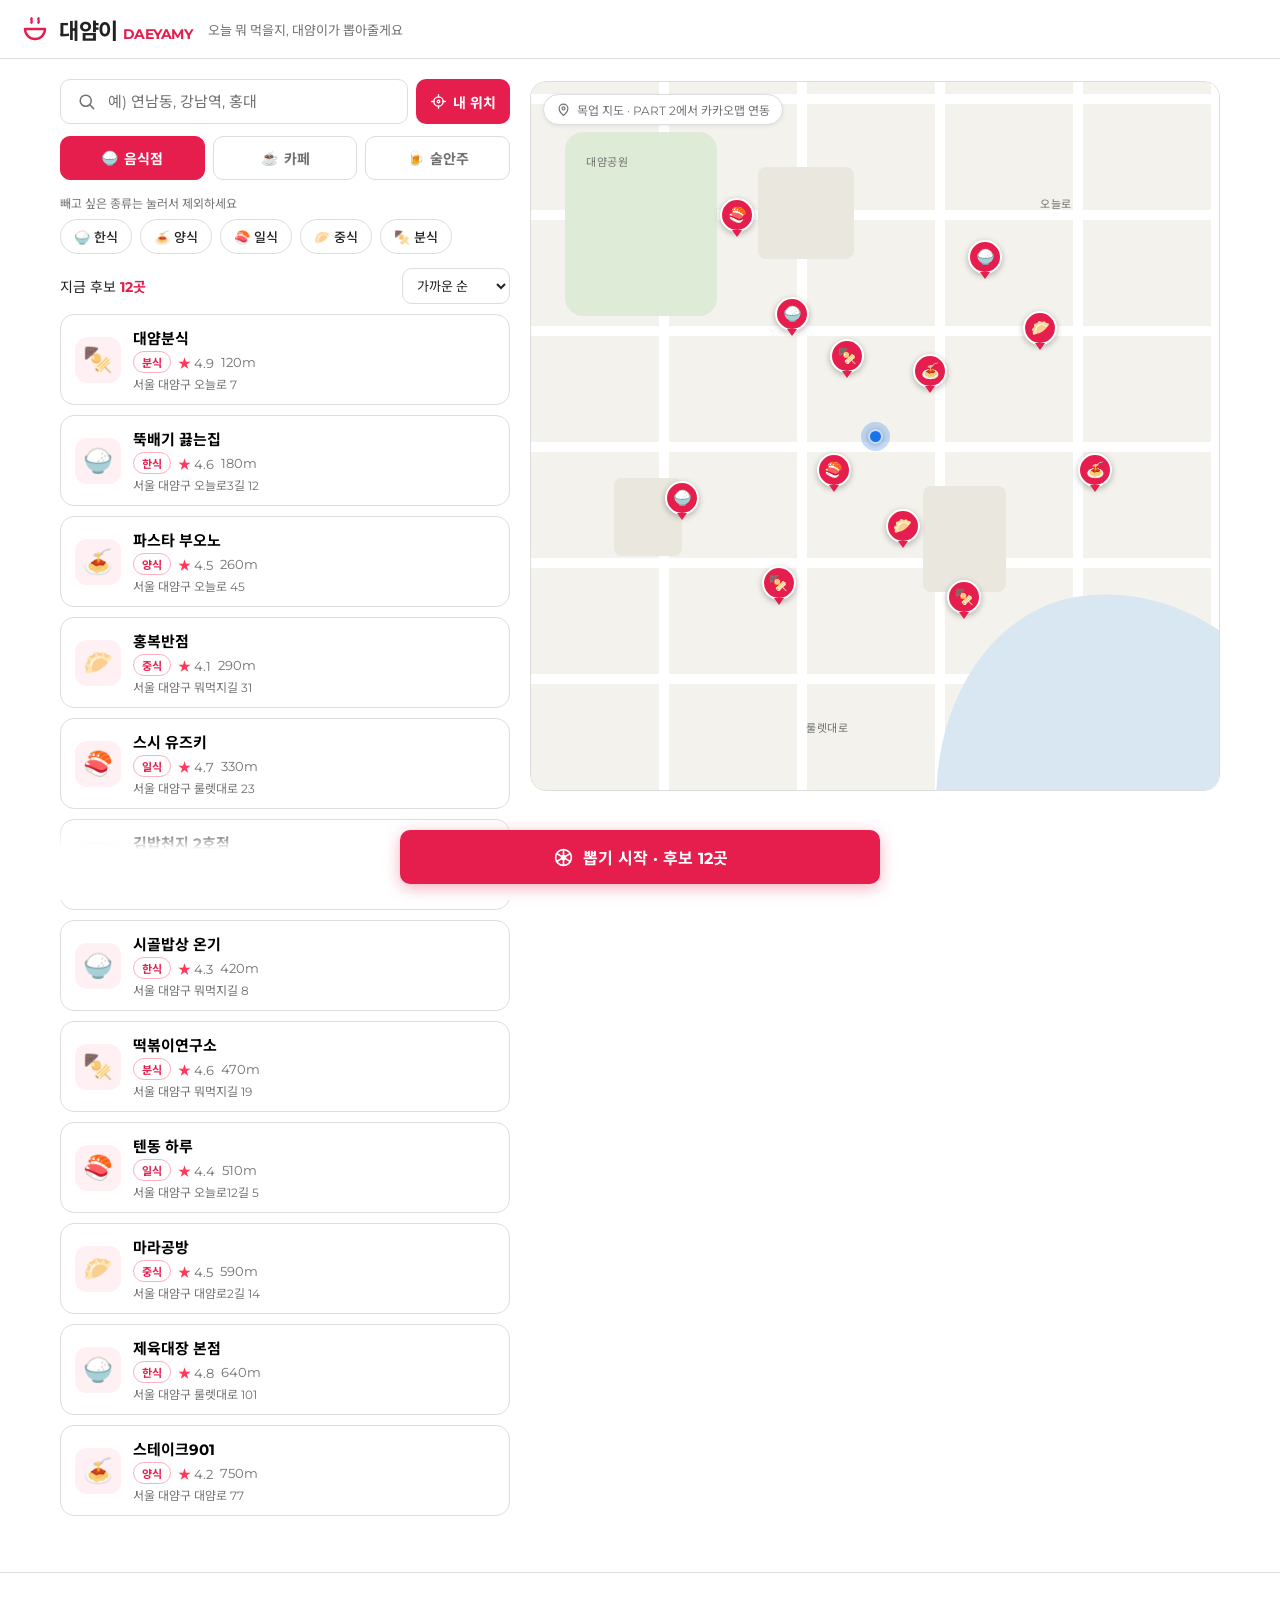
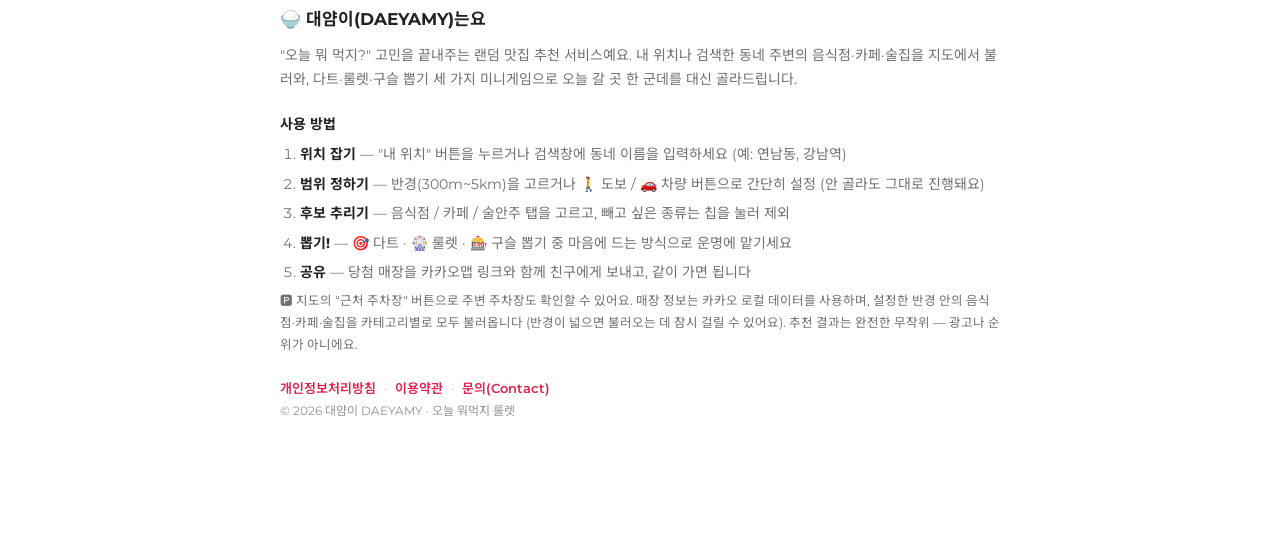
<file: index.html>
<!DOCTYPE html>
<html lang="ko">
<head>
  <meta charset="UTF-8">
  <meta name="viewport" content="width=device-width, initial-scale=1.0">
  <meta name="color-scheme" content="light dark">
  <meta name="theme-color" content="#FF385C">

  <!-- ══ 기본 SEO ══ -->
  <title>대얌이 DAEYAMY — 오늘 뭐먹지? 내 주변 맛집 룰렛 추천</title>
  <meta name="description" content="오늘 뭐 먹지 고민될 때! 내 위치·동네 주변 음식점·카페·술집을 다트·룰렛·구슬 뽑기로 랜덤 추천해주는 맛집 룰렛 서비스, 대얌이(DAEYAMY).">
  <meta name="keywords" content="오늘 뭐먹지, 점심 메뉴 추천, 저녁 메뉴 추천, 맛집 룰렛, 랜덤 맛집, 음식점 추천, 근처 맛집, 메뉴 추천 룰렛, 대얌이">
  <meta name="author" content="대얌이 DAEYAMY">
  <meta name="robots" content="index, follow">
  <!-- Google AdSense (자동 광고) — ws-qf 패밀리 공용 게시자 ID -->
  <meta name="google-adsense-account" content="ca-pub-8501673409971666">
  <script async src="https://pagead2.googlesyndication.com/pagead/js/adsbygoogle.js?client=ca-pub-8501673409971666" crossorigin="anonymous"></script>
  <link rel="canonical" href="https://yamy.ws-qf.com/">

  <!-- ══ Open Graph (카카오톡·페이스북 공유 미리보기) ══ -->
  <meta property="og:type" content="website">
  <meta property="og:site_name" content="대얌이 DAEYAMY">
  <meta property="og:title" content="대얌이 — 오늘 뭐먹지? 내 주변 맛집 룰렛 추천">
  <meta property="og:description" content="내 위치·동네 주변 음식점·카페·술집을 다트·룰렛·구슬 뽑기로 랜덤 추천! 메뉴 고민을 대얌이가 대신 골라드려요.">
  <meta property="og:url" content="https://yamy.ws-qf.com/">
  <meta property="og:image" content="https://yamy.ws-qf.com/og-image.jpg">
  <meta property="og:image:type" content="image/jpeg">
  <meta property="og:image:width" content="1200">
  <meta property="og:image:height" content="630">
  <meta property="og:image:alt" content="대얌이 — 오늘 뭐먹지 맛집 룰렛">
  <meta property="og:locale" content="ko_KR">

  <!-- ══ Twitter Card ══ -->
  <meta name="twitter:card" content="summary_large_image">
  <meta name="twitter:title" content="대얌이 — 오늘 뭐먹지? 내 주변 맛집 룰렛 추천">
  <meta name="twitter:description" content="내 위치·동네 주변 음식점·카페·술집을 다트·룰렛·구슬 뽑기로 랜덤 추천!">
  <meta name="twitter:image" content="https://yamy.ws-qf.com/og-image.jpg">

  <!-- 파비콘 (밥그릇 라인 아이콘 인라인) -->
  <link rel="icon" href="data:image/svg+xml,%3Csvg%20xmlns='http://www.w3.org/2000/svg'%20viewBox='0%200%2024%2024'%3E%3Crect%20width='24'%20height='24'%20rx='5'%20fill='%23FF385C'/%3E%3Cpath%20d='M5%2012h14a7%207%200%200%201-14%200Z'%20fill='none'%20stroke='white'%20stroke-width='1.8'%20stroke-linejoin='round'/%3E%3Cpath%20d='M10%204c-.8%201%20.8%201.9-.2%203M14.4%204c-.8%201%20.8%201.9-.2%203'%20fill='none'%20stroke='white'%20stroke-width='1.8'%20stroke-linecap='round'/%3E%3C/svg%3E">

  <!-- ══ 구조화 데이터 (검색 리치 결과) ══ -->
  <script type="application/ld+json">
  {
    "@context": "https://schema.org",
    "@type": "WebApplication",
    "name": "대얌이 DAEYAMY",
    "alternateName": "오늘 뭐먹지 맛집 룰렛",
    "url": "https://yamy.ws-qf.com/",
    "description": "내 위치·동네 주변 음식점·카페·술집을 다트·룰렛·구슬 뽑기로 랜덤 추천해주는 맛집 룰렛 서비스.",
    "applicationCategory": "LifestyleApplication",
    "operatingSystem": "Web",
    "inLanguage": "ko",
    "offers": { "@type": "Offer", "price": "0", "priceCurrency": "KRW" }
  }
  </script>

  <link rel="stylesheet" href="css/tokens.css">
  <link rel="stylesheet" href="css/style.css">
</head>
<body>

  <!-- ══ 둥근 라인 아이콘 스프라이트 (stroke 1.9 / round cap·join) ══ -->
  <svg xmlns="http://www.w3.org/2000/svg" style="display:none" aria-hidden="true">
    <symbol id="icon-bowl" viewBox="0 0 24 24">
      <path d="M4 12h16a8 8 0 0 1-16 0Z"/>
      <path d="M9.3 3.5c-.9 1.1.9 2.1-.2 3.4M14.9 3.5c-.9 1.1.9 2.1-.2 3.4"/>
    </symbol>
    <symbol id="icon-search" viewBox="0 0 24 24">
      <circle cx="11" cy="11" r="7"/>
      <path d="m16.5 16.5 4.5 4.5"/>
    </symbol>
    <symbol id="icon-locate" viewBox="0 0 24 24">
      <circle cx="12" cy="12" r="6.5"/>
      <circle cx="12" cy="12" r="1.8"/>
      <path d="M12 2.5v3M12 18.5v3M2.5 12h3M18.5 12h3"/>
    </symbol>
    <symbol id="icon-pin" viewBox="0 0 24 24">
      <path d="M12 21.5s-7-5.7-7-11a7 7 0 0 1 14 0c0 5.3-7 11-7 11Z"/>
      <circle cx="12" cy="10.3" r="2.4"/>
    </symbol>
    <symbol id="icon-roulette" viewBox="0 0 24 24">
      <circle cx="12" cy="12" r="9"/>
      <path d="M12 3v18M4.2 7.5l15.6 9M4.2 16.5l15.6-9"/>
      <circle cx="12" cy="12" r="2.2"/>
    </symbol>
    <symbol id="icon-share" viewBox="0 0 24 24">
      <circle cx="18" cy="5.5" r="2.5"/>
      <circle cx="6" cy="12" r="2.5"/>
      <circle cx="18" cy="18.5" r="2.5"/>
      <path d="m8.2 10.8 7.6-4.1M8.2 13.2l7.6 4.1"/>
    </symbol>
    <symbol id="icon-x" viewBox="0 0 24 24">
      <path d="M6 6l12 12M18 6L6 18"/>
    </symbol>
  </svg>

  <!-- ══ 헤더 ══ -->
  <header class="header">
    <a class="logo" href="./" aria-label="대얌이 홈으로 가기">
      <svg class="icon logo-icon" aria-hidden="true"><use href="#icon-bowl"/></svg>
      <span class="logo-text">대얌이<em>DAEYAMY</em></span>
    </a>
    <p class="tagline">오늘 뭐 먹을지, 대얌이가 뽑아줄게요</p>
  </header>

  <main class="layout">

    <!-- ══ 지도 영역 (PART 1: 목업 / PART 2: 카카오맵 SDK로 교체) ══ -->
    <section class="map-wrap" aria-label="내 주변 매장 지도">
      <div class="map-badge">
        <svg class="icon" style="width:15px;height:15px" aria-hidden="true"><use href="#icon-pin"/></svg>
        목업 지도 · PART 2에서 카카오맵 연동
      </div>
      <div id="mockMap" class="mm"></div>
      <!-- 근처 주차장 찾기 (카카오 모드에서만 노출) -->
      <button id="parkingBtn" class="parking-btn" hidden aria-pressed="false" aria-label="근처 주차장 찾기">🅿️ 근처 주차장</button>
    </section>

    <!-- ══ 검색 · 필터 · 매장 리스트 패널 ══ -->
    <section class="panel" aria-label="검색과 필터">

      <!-- 동네 검색 + 내 위치 -->
      <div class="search-row">
        <form id="searchForm" class="search-box" role="search">
          <button type="submit" id="searchBtn" class="search-btn" aria-label="동네 검색">
            <svg class="icon" aria-hidden="true"><use href="#icon-search"/></svg>
          </button>
          <input id="searchInput" type="search" placeholder="예) 연남동, 강남역, 홍대"
                 aria-label="동네·지역 검색 (예: 연남동)">
        </form>
        <button id="locateBtn" class="btn btn-locate" aria-label="내 위치로 지도 이동">
          <svg class="icon" aria-hidden="true"><use href="#icon-locate"/></svg>
          내 위치
        </button>
      </div>

      <!-- 검색 범위: 도보/차량 + 반경 (카카오 모드에서만 노출) -->
      <div id="scopeRow" class="scope-row" hidden>
        <div class="travel" role="group" aria-label="이동 수단 (선택 안 하면 그대로)">
          <button id="travelWalk" class="travel-btn" aria-pressed="false">🚶 도보</button>
          <button id="travelCar" class="travel-btn" aria-pressed="false">🚗 차량</button>
        </div>
        <label class="radius">
          <span class="radius-label" id="radiusLabel">반경 1km</span>
          <select id="radiusSelect" aria-label="검색 반경 선택"></select>
        </label>
      </div>

      <!-- 오늘의 당첨 배너 (뽑기 결과가 홈에도 남음) -->
      <div id="winBanner" class="win-banner" hidden>
        <span class="win-emoji" aria-hidden="true">🎉</span>
        <div class="win-body">
          <p class="win-title">오늘의 당첨 — <strong id="winName"></strong></p>
          <p class="win-addr" id="winAddr"></p>
        </div>
        <a id="winMapLink" class="btn win-link" target="_blank" rel="noopener"
           aria-label="당첨 매장 카카오맵에서 보기">지도</a>
        <button id="winClose" class="win-close" aria-label="당첨 배너 닫기">✕</button>
      </div>

      <!-- 카테고리 탭: 음식점 / 카페 / 술안주 -->
      <div id="tabs" class="tabs" role="group" aria-label="매장 카테고리 선택"></div>

      <!-- 제외 필터 칩 -->
      <p class="chip-label" id="chipLabel">빼고 싶은 종류는 눌러서 제외하세요</p>
      <div id="chips" class="chips" role="group" aria-labelledby="chipLabel"></div>

      <!-- 후보 수 + 정렬 -->
      <div class="toolbar">
        <p class="count" id="count" aria-live="polite"></p>
        <select id="sortSelect" class="sort" aria-label="매장 정렬 기준">
          <option value="distance">가까운 순</option>
          <option value="rating">평점 높은 순</option>
          <option value="name">이름 순</option>
        </select>
      </div>

      <!-- 매장 카드 리스트 -->
      <ul id="storeList" class="store-list"></ul>
      <div id="emptyState" class="empty" hidden>
        조건에 맞는 매장이 없어요 😢<br>제외를 풀거나 검색어를 바꿔보세요
      </div>

    </section>
  </main>

  <!-- ══ 서비스 소개 · 사용 방법 ══ -->
  <footer class="about" aria-label="서비스 소개와 사용 방법">
    <div class="about-inner">
      <h2>🍚 대얌이(DAEYAMY)는요</h2>
      <p>"오늘 뭐 먹지?" 고민을 끝내주는 랜덤 맛집 추천 서비스예요.
        내 위치나 검색한 동네 주변의 음식점·카페·술집을 지도에서 불러와,
        다트·룰렛·구슬 뽑기 세 가지 미니게임으로 오늘 갈 곳 한 군데를 대신 골라드립니다.</p>

      <h3>사용 방법</h3>
      <ol>
        <li><strong>위치 잡기</strong> — "내 위치" 버튼을 누르거나 검색창에 동네 이름을 입력하세요 (예: 연남동, 강남역)</li>
        <li><strong>범위 정하기</strong> — 반경(300m~5km)을 고르거나 🚶 도보 / 🚗 차량 버튼으로 간단히 설정 (안 골라도 그대로 진행돼요)</li>
        <li><strong>후보 추리기</strong> — 음식점 / 카페 / 술안주 탭을 고르고, 빼고 싶은 종류는 칩을 눌러 제외</li>
        <li><strong>뽑기!</strong> — 🎯 다트 · 🎡 룰렛 · 🎰 구슬 뽑기 중 마음에 드는 방식으로 운명에 맡기세요</li>
        <li><strong>공유</strong> — 당첨 매장을 카카오맵 링크와 함께 친구에게 보내고, 같이 가면 됩니다</li>
      </ol>

      <p class="about-note">🅿️ 지도의 "근처 주차장" 버튼으로 주변 주차장도 확인할 수 있어요.
        매장 정보는 카카오 로컬 데이터를 사용하며, 설정한 반경 안의 음식점·카페·술집을
        카테고리별로 모두 불러옵니다 (반경이 넓으면 불러오는 데 잠시 걸릴 수 있어요).
        추천 결과는 완전한 무작위 — 광고나 순위가 아니에요.</p>

      <nav class="about-links" aria-label="정책 및 문의">
        <a href="privacy.html">개인정보처리방침</a>
        <span aria-hidden="true">·</span>
        <a href="terms.html">이용약관</a>
        <span aria-hidden="true">·</span>
        <a href="mailto:vspo2@yonsei.ac.kr">문의(Contact)</a>
      </nav>
      <p class="about-copy">© 2026 대얌이 DAEYAMY · 오늘 뭐먹지 룰렛</p>
    </div>
  </footer>

  <!-- ══ 룰렛 실행 버튼 (고정 하단 바) ══ -->
  <div class="cta-bar">
    <button id="spinBtn" class="btn btn-cta" aria-label="뽑기 시작해서 매장 추천받기">
      <svg class="icon" aria-hidden="true"><use href="#icon-roulette"/></svg>
      <span id="spinBtnText">뽑기 시작</span>
    </button>
  </div>

  <!-- ══ 룰렛 모달 ══ -->
  <div id="rouletteModal" class="modal" hidden>
    <div id="modalBackdrop" class="modal-backdrop"></div>
    <div class="modal-box" role="dialog" aria-modal="true" aria-label="매장 룰렛 추첨">
      <button id="modalClose" class="modal-close" aria-label="룰렛 닫기">
        <svg class="icon" aria-hidden="true"><use href="#icon-x"/></svg>
      </button>
      <h2 class="modal-title">오늘의 뽑기 🎲</h2>

      <!-- 뽑기 방식 선택 토글: 다트 / 룰렛 / 구슬 뽑기 -->
      <div class="mode-switch" role="group" aria-label="뽑기 방식 선택">
        <button id="modeDart" class="mode-btn" aria-pressed="true">🎯 다트 뽑기</button>
        <button id="modeWheel" class="mode-btn" aria-pressed="false">🎡 룰렛</button>
        <button id="modeGacha" class="mode-btn" aria-pressed="false">🎰 구슬 뽑기</button>
      </div>

      <!-- 다트 뽑기 스테이지: 손이 흔들리다 클릭하면 다트가 지도에 꽂히고 확대 -->
      <div id="dartStage" class="stage">
        <div class="dart-wrap">
          <svg id="dartSvg" viewBox="0 0 200 232" role="img" aria-label="지도 다트 뽑기"></svg>
        </div>
        <button id="dartThrow" class="btn stage-go" hidden aria-label="다트 던져서 뽑기">🎯 다트 던지기!</button>
      </div>

      <!-- 룰렛 스테이지 -->
      <div id="wheelStage" class="stage" hidden>
        <div class="wheel-wrap">
          <div class="wheel-pointer" aria-hidden="true"></div>
          <div class="wheel-clip">
            <svg id="wheelSvg" viewBox="0 0 200 200" role="img" aria-label="매장 추첨 룰렛"></svg>
          </div>
          <div id="wheelName" class="wheel-name" hidden></div>
        </div>
        <button id="wheelGo" class="btn stage-go" hidden aria-label="룰렛 돌리기">🎡 돌리기!</button>
      </div>

      <!-- 구슬 뽑기 스테이지 -->
      <div id="gachaStage" class="stage" hidden>
        <div class="gacha-wrap">
          <svg id="gachaSvg" viewBox="0 0 200 226" role="img" aria-label="구슬 뽑기 기계"></svg>
        </div>
        <!-- 통이 도는 동안 대기, 누르면 그때부터 뽑기 연출 시작 -->
        <button id="gachaDraw" class="btn stage-go" hidden aria-label="지금 구슬 뽑기">🎰 지금 뽑기!</button>
      </div>

      <p id="wheelStatus" class="wheel-status" role="status" aria-live="polite"></p>

      <!-- 추첨 결과 카드 -->
      <div id="resultCard" class="result" hidden>
        <span id="resultEmoji" class="result-emoji" aria-hidden="true"></span>
        <h3 id="resultName" class="result-name" tabindex="-1"></h3>
        <p id="resultMeta" class="card-meta result-meta"></p>
        <p id="resultAddr" class="result-addr"></p>
        <div class="result-actions">
          <a id="resultMapLink" class="btn" target="_blank" rel="noopener"
             aria-label="카카오맵에서 매장 위치 보기">
            <svg class="icon" aria-hidden="true"><use href="#icon-pin"/></svg>지도 보기</a>
          <button id="shareBtn" class="btn" aria-label="추천 결과를 친구에게 공유하기">
            <svg class="icon" aria-hidden="true"><use href="#icon-share"/></svg>공유</button>
          <button id="respinBtn" class="btn btn-ghost" aria-label="룰렛 다시 돌리기">
            <svg class="icon" aria-hidden="true"><use href="#icon-roulette"/></svg>다시</button>
        </div>
      </div>
    </div>
  </div>

  <!-- 알림 토스트 -->
  <div id="toast" role="status" aria-live="polite"></div>

  <script type="module" src="js/app.js"></script>
</body>
</html>
</file>
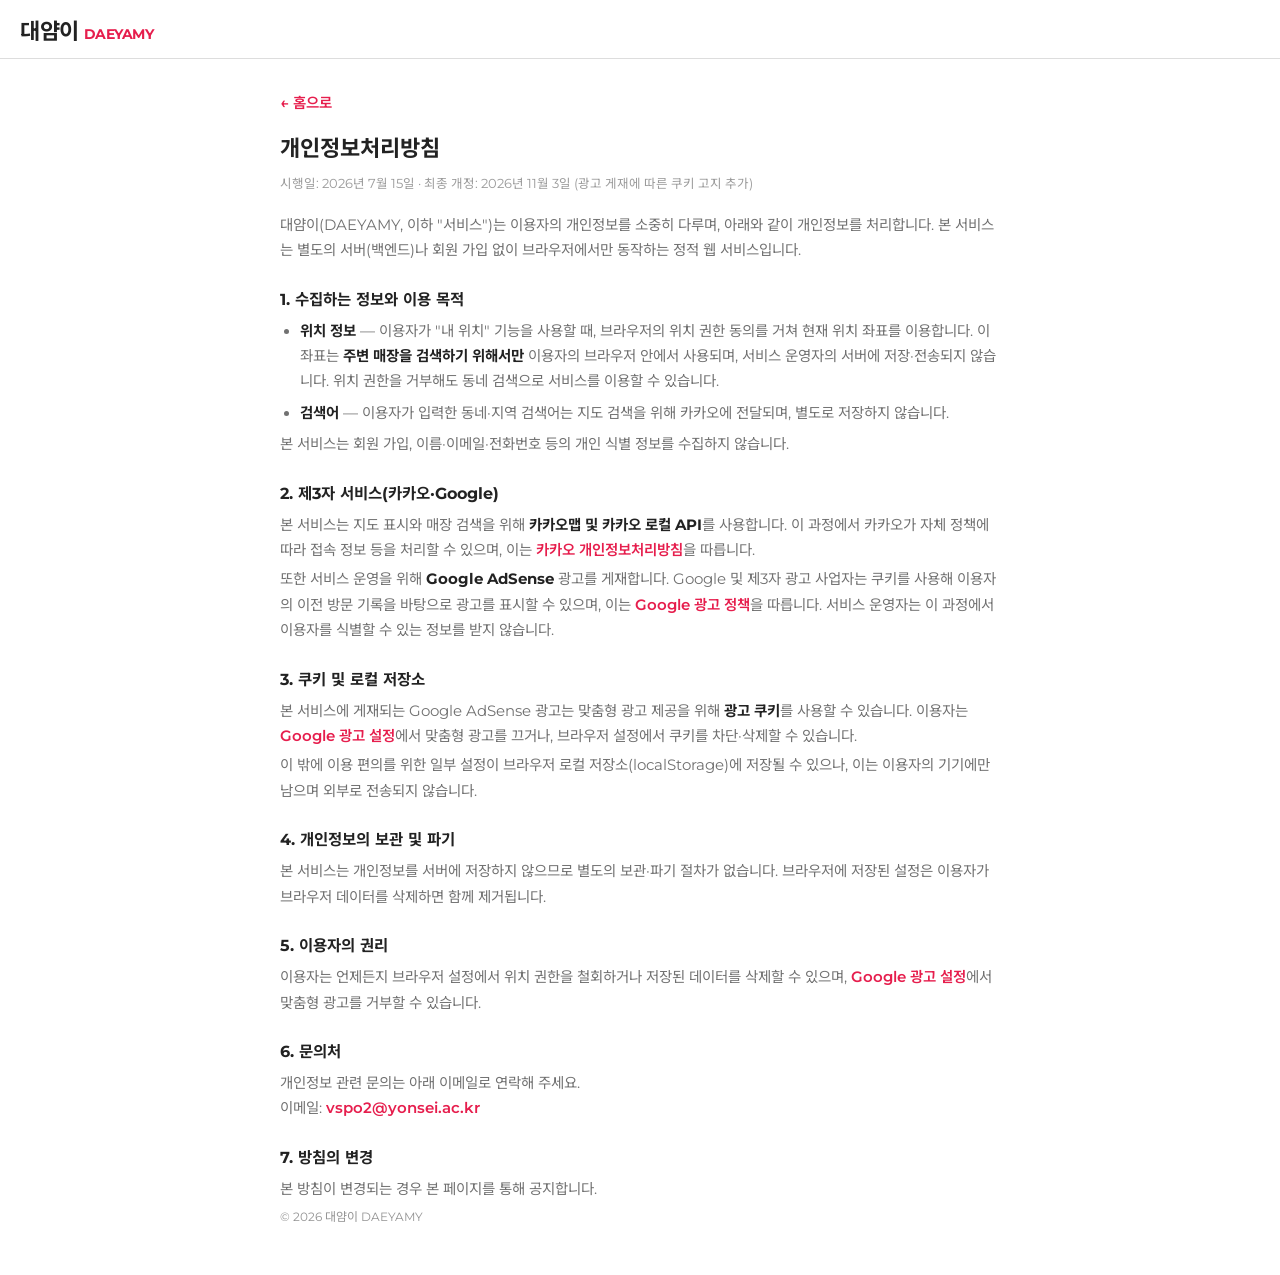
<file: privacy.html>
<!DOCTYPE html>
<html lang="ko">
<head>
  <meta charset="UTF-8">
  <meta name="viewport" content="width=device-width, initial-scale=1.0">
  <meta name="color-scheme" content="light dark">
  <meta name="theme-color" content="#FF385C">
  <title>개인정보처리방침 — 대얌이 DAEYAMY</title>
  <meta name="description" content="대얌이(DAEYAMY) 개인정보처리방침">
  <link rel="canonical" href="https://yamy.ws-qf.com/privacy">
  <link rel="icon" href="data:image/svg+xml,%3Csvg%20xmlns='http://www.w3.org/2000/svg'%20viewBox='0%200%2024%2024'%3E%3Crect%20width='24'%20height='24'%20rx='5'%20fill='%23FF385C'/%3E%3Cpath%20d='M5%2012h14a7%207%200%200%201-14%200Z'%20fill='none'%20stroke='white'%20stroke-width='1.8'%20stroke-linejoin='round'/%3E%3Cpath%20d='M10%204c-.8%201%20.8%201.9-.2%203M14.4%204c-.8%201%20.8%201.9-.2%203'%20fill='none'%20stroke='white'%20stroke-width='1.8'%20stroke-linecap='round'/%3E%3C/svg%3E">
  <link rel="stylesheet" href="css/tokens.css">
  <link rel="stylesheet" href="css/style.css">
</head>
<body>
  <header class="header">
    <a class="logo" href="./" aria-label="대얌이 홈으로 가기">
      <span class="logo-text">대얌이<em>DAEYAMY</em></span>
    </a>
  </header>

  <main class="about" style="border-top:none;margin-top:0">
    <article class="about-inner legal">
      <p class="legal-back"><a href="./">← 홈으로</a></p>
      <h1>개인정보처리방침</h1>
      <p class="legal-date">시행일: 2026년 7월 15일 · 최종 개정: 2026년 11월 3일 (광고 게재에 따른 쿠키 고지 추가)</p>

      <p>대얌이(DAEYAMY, 이하 "서비스")는 이용자의 개인정보를 소중히 다루며, 아래와 같이 개인정보를 처리합니다.
        본 서비스는 별도의 서버(백엔드)나 회원 가입 없이 브라우저에서만 동작하는 정적 웹 서비스입니다.</p>

      <h2>1. 수집하는 정보와 이용 목적</h2>
      <ul>
        <li><strong>위치 정보</strong> — 이용자가 "내 위치" 기능을 사용할 때, 브라우저의 위치 권한 동의를 거쳐
          현재 위치 좌표를 이용합니다. 이 좌표는 <strong>주변 매장을 검색하기 위해서만</strong> 이용자의 브라우저 안에서 사용되며,
          서비스 운영자의 서버에 저장·전송되지 않습니다. 위치 권한을 거부해도 동네 검색으로 서비스를 이용할 수 있습니다.</li>
        <li><strong>검색어</strong> — 이용자가 입력한 동네·지역 검색어는 지도 검색을 위해 카카오에 전달되며, 별도로 저장하지 않습니다.</li>
      </ul>
      <p>본 서비스는 회원 가입, 이름·이메일·전화번호 등의 개인 식별 정보를 수집하지 않습니다.</p>

      <h2>2. 제3자 서비스(카카오·Google)</h2>
      <p>본 서비스는 지도 표시와 매장 검색을 위해 <strong>카카오맵 및 카카오 로컬 API</strong>를 사용합니다.
        이 과정에서 카카오가 자체 정책에 따라 접속 정보 등을 처리할 수 있으며, 이는
        <a href="https://policy.kakao.com/ko/privacy" target="_blank" rel="noopener">카카오 개인정보처리방침</a>을 따릅니다.</p>
      <p>또한 서비스 운영을 위해 <strong>Google AdSense</strong> 광고를 게재합니다. Google 및 제3자 광고 사업자는
        쿠키를 사용해 이용자의 이전 방문 기록을 바탕으로 광고를 표시할 수 있으며, 이는
        <a href="https://policies.google.com/technologies/ads?hl=ko" target="_blank" rel="noopener">Google 광고 정책</a>을 따릅니다.
        서비스 운영자는 이 과정에서 이용자를 식별할 수 있는 정보를 받지 않습니다.</p>

      <h2>3. 쿠키 및 로컬 저장소</h2>
      <p>본 서비스에 게재되는 Google AdSense 광고는 맞춤형 광고 제공을 위해 <strong>광고 쿠키</strong>를 사용할 수 있습니다.
        이용자는 <a href="https://adssettings.google.com" target="_blank" rel="noopener">Google 광고 설정</a>에서
        맞춤형 광고를 끄거나, 브라우저 설정에서 쿠키를 차단·삭제할 수 있습니다.</p>
      <p>이 밖에 이용 편의를 위한 일부 설정이 브라우저 로컬 저장소(localStorage)에 저장될 수 있으나,
        이는 이용자의 기기에만 남으며 외부로 전송되지 않습니다.</p>

      <h2>4. 개인정보의 보관 및 파기</h2>
      <p>본 서비스는 개인정보를 서버에 저장하지 않으므로 별도의 보관·파기 절차가 없습니다.
        브라우저에 저장된 설정은 이용자가 브라우저 데이터를 삭제하면 함께 제거됩니다.</p>

      <h2>5. 이용자의 권리</h2>
      <p>이용자는 언제든지 브라우저 설정에서 위치 권한을 철회하거나 저장된 데이터를 삭제할 수 있으며,
        <a href="https://adssettings.google.com" target="_blank" rel="noopener">Google 광고 설정</a>에서 맞춤형 광고를 거부할 수 있습니다.</p>

      <h2>6. 문의처</h2>
      <p>개인정보 관련 문의는 아래 이메일로 연락해 주세요.<br>
        이메일: <a href="mailto:vspo2@yonsei.ac.kr">vspo2@yonsei.ac.kr</a></p>

      <h2>7. 방침의 변경</h2>
      <p>본 방침이 변경되는 경우 본 페이지를 통해 공지합니다.</p>

      <p class="about-copy">© 2026 대얌이 DAEYAMY</p>
    </article>
  </main>
</body>
</html>
</file>
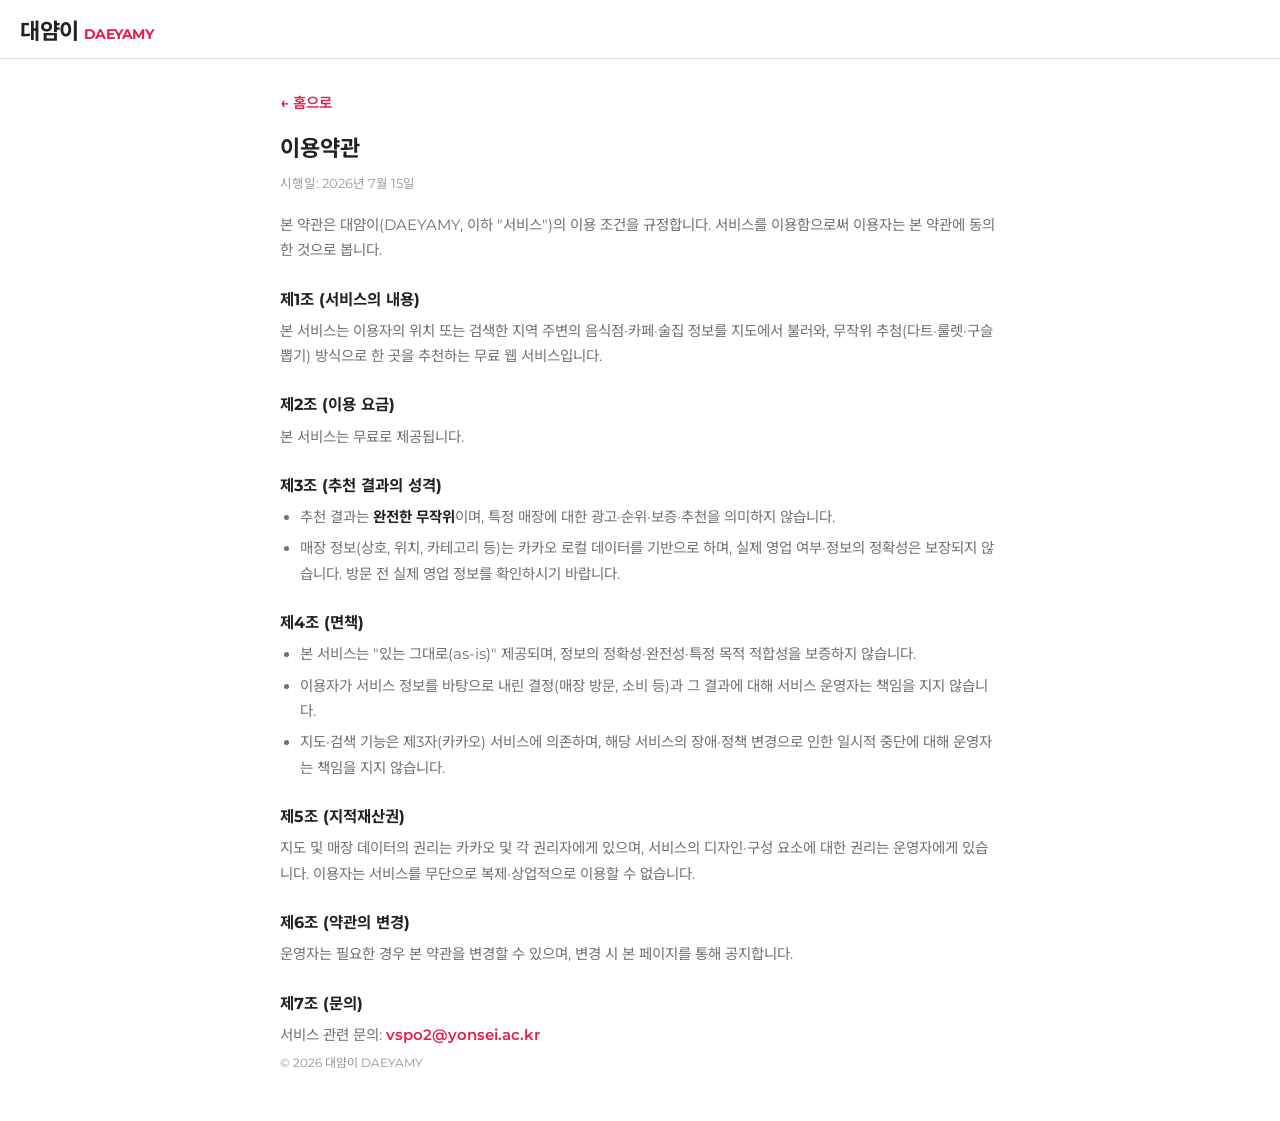
<file: terms.html>
<!DOCTYPE html>
<html lang="ko">
<head>
  <meta charset="UTF-8">
  <meta name="viewport" content="width=device-width, initial-scale=1.0">
  <meta name="color-scheme" content="light dark">
  <meta name="theme-color" content="#FF385C">
  <title>이용약관 — 대얌이 DAEYAMY</title>
  <meta name="description" content="대얌이(DAEYAMY) 이용약관">
  <link rel="canonical" href="https://yamy.ws-qf.com/terms">
  <link rel="icon" href="data:image/svg+xml,%3Csvg%20xmlns='http://www.w3.org/2000/svg'%20viewBox='0%200%2024%2024'%3E%3Crect%20width='24'%20height='24'%20rx='5'%20fill='%23FF385C'/%3E%3Cpath%20d='M5%2012h14a7%207%200%200%201-14%200Z'%20fill='none'%20stroke='white'%20stroke-width='1.8'%20stroke-linejoin='round'/%3E%3Cpath%20d='M10%204c-.8%201%20.8%201.9-.2%203M14.4%204c-.8%201%20.8%201.9-.2%203'%20fill='none'%20stroke='white'%20stroke-width='1.8'%20stroke-linecap='round'/%3E%3C/svg%3E">
  <link rel="stylesheet" href="css/tokens.css">
  <link rel="stylesheet" href="css/style.css">
</head>
<body>
  <header class="header">
    <a class="logo" href="./" aria-label="대얌이 홈으로 가기">
      <span class="logo-text">대얌이<em>DAEYAMY</em></span>
    </a>
  </header>

  <main class="about" style="border-top:none;margin-top:0">
    <article class="about-inner legal">
      <p class="legal-back"><a href="./">← 홈으로</a></p>
      <h1>이용약관</h1>
      <p class="legal-date">시행일: 2026년 7월 15일</p>

      <p>본 약관은 대얌이(DAEYAMY, 이하 "서비스")의 이용 조건을 규정합니다.
        서비스를 이용함으로써 이용자는 본 약관에 동의한 것으로 봅니다.</p>

      <h2>제1조 (서비스의 내용)</h2>
      <p>본 서비스는 이용자의 위치 또는 검색한 지역 주변의 음식점·카페·술집 정보를 지도에서 불러와,
        무작위 추첨(다트·룰렛·구슬 뽑기) 방식으로 한 곳을 추천하는 무료 웹 서비스입니다.</p>

      <h2>제2조 (이용 요금)</h2>
      <p>본 서비스는 무료로 제공됩니다.</p>

      <h2>제3조 (추천 결과의 성격)</h2>
      <ul>
        <li>추천 결과는 <strong>완전한 무작위</strong>이며, 특정 매장에 대한 광고·순위·보증·추천을 의미하지 않습니다.</li>
        <li>매장 정보(상호, 위치, 카테고리 등)는 카카오 로컬 데이터를 기반으로 하며,
          실제 영업 여부·정보의 정확성은 보장되지 않습니다. 방문 전 실제 영업 정보를 확인하시기 바랍니다.</li>
      </ul>

      <h2>제4조 (면책)</h2>
      <ul>
        <li>본 서비스는 "있는 그대로(as-is)" 제공되며, 정보의 정확성·완전성·특정 목적 적합성을 보증하지 않습니다.</li>
        <li>이용자가 서비스 정보를 바탕으로 내린 결정(매장 방문, 소비 등)과 그 결과에 대해
          서비스 운영자는 책임을 지지 않습니다.</li>
        <li>지도·검색 기능은 제3자(카카오) 서비스에 의존하며, 해당 서비스의 장애·정책 변경으로 인한
          일시적 중단에 대해 운영자는 책임을 지지 않습니다.</li>
      </ul>

      <h2>제5조 (지적재산권)</h2>
      <p>지도 및 매장 데이터의 권리는 카카오 및 각 권리자에게 있으며, 서비스의 디자인·구성 요소에 대한 권리는
        운영자에게 있습니다. 이용자는 서비스를 무단으로 복제·상업적으로 이용할 수 없습니다.</p>

      <h2>제6조 (약관의 변경)</h2>
      <p>운영자는 필요한 경우 본 약관을 변경할 수 있으며, 변경 시 본 페이지를 통해 공지합니다.</p>

      <h2>제7조 (문의)</h2>
      <p>서비스 관련 문의: <a href="mailto:vspo2@yonsei.ac.kr">vspo2@yonsei.ac.kr</a></p>

      <p class="about-copy">© 2026 대얌이 DAEYAMY</p>
    </article>
  </main>
</body>
</html>
</file>
<file: css/tokens.css>
/* ══════════════════════════════════════════════════════════
   대얌(DAEYAM) 디자인 시스템 토큰
   색: 에어비앤비 · 레드 / 버튼: 라운드 / 폰트: Montserrat / 아이콘: 둥근 라인
   ══════════════════════════════════════════════════════════ */

/* 폰트: Montserrat (라틴·숫자) + Noto Sans KR (한글 폴백) */
@import url('https://fonts.googleapis.com/css2?family=Montserrat:wght@400;500;700&family=Noto+Sans+KR:wght@400;500;700&display=swap');

/* 색 조합: 에어비앤비 · 레드 */
:root{
  --primary:#FF385C;
  --primary-dark:#E61E4D;
  --text:#222222;
  --sub:#717171;
  --bg:#FFFFFF;
  --surface:#FFFFFF;
  --border:#DDDDDD;
  --accent:#E61E4D;   /* 색 있는 "텍스트"용 — 다크에선 밝은 톤으로 바꿔 대비 4.5:1 유지 */
  --tint:#FFF0F3;     /* 연한 브랜드 배경 */
}

/* 다크 모드 — 시스템 설정(prefers-color-scheme) 따름 */
@media (prefers-color-scheme: dark){
  :root{
    --text:#F2F2F2;
    --sub:#A8A8A8;
    --bg:#141414;
    --surface:#1F1F1F;
    --border:#3D3D3D;
    --accent:#FF7A93;
    --tint:#39222A;
  }
}

body{font-family:'Montserrat','Noto Sans KR',sans-serif;color:var(--text);background:var(--bg)}
h1,h2,h3{font-weight:700}

/* 버튼 모양: 라운드
   흰 글자 대비 4.5:1(접근성 메모)을 맞추기 위해 텍스트가 올라가는
   버튼 배경은 primary(3.5:1) 대신 primary-dark(4.5:1)를 쓴다 */
.btn{border-radius:10px;padding:12px 20px;font-weight:700;background:var(--primary-dark);color:#fff;border:none;cursor:pointer;transition:.15s;font-family:inherit;font-size:15px}
.btn:hover{filter:brightness(.95)}
.btn:disabled{background:var(--border);color:var(--sub);cursor:not-allowed;filter:none;box-shadow:none}

/* 아이콘: 둥근 라인 */
.icon{width:24px;height:24px;fill:none;stroke:currentColor;stroke-width:1.9;stroke-linecap:round;stroke-linejoin:round}

/* 키보드 포커스 표시 (접근성 메모) */
:focus-visible{outline:3px solid var(--accent);outline-offset:2px}

/* 모션 최소화 선호 시 애니메이션 제거 */
@media (prefers-reduced-motion:reduce){
  *,*::before,*::after{animation:none!important;transition:none!important}
}
</file>
<file: css/style.css>
/* ══════════════════════════════════════════════════════════
   대얌(DAEYAM) 레이아웃 · 컴포넌트 스타일 (모바일 우선 반응형)
   ══════════════════════════════════════════════════════════ */
*{box-sizing:border-box}
html,body{margin:0;padding:0}
body{min-height:100vh;display:flex;flex-direction:column}

/* ── 헤더 ── */
.header{display:flex;align-items:center;gap:16px;padding:13px 20px;border-bottom:1px solid var(--border);position:sticky;top:0;background:var(--bg);z-index:30}
.logo{display:flex;align-items:center;gap:9px;text-decoration:none;color:var(--accent)}
.logo-icon{width:30px;height:30px}
.logo-text{font-size:22px;font-weight:700;letter-spacing:-.5px;color:var(--text)}
.logo-text em{font-style:normal;color:var(--accent);font-size:14px;margin-left:5px;font-weight:700}
.tagline{margin:0;color:var(--sub);font-size:13px;display:none}
@media(min-width:720px){.tagline{display:block}}

/* ── 메인 2단 레이아웃: 모바일=지도 위/패널 아래, 데스크탑=패널 좌/지도 우 ── */
.layout{flex:1;display:flex;flex-direction:column;width:100%;max-width:1200px;margin:0 auto}
.panel{padding:16px 20px 8px}
@media(min-width:960px){
  .layout{flex-direction:row;align-items:flex-start;gap:20px;padding:20px}
  .panel{order:-1;width:450px;flex:none;padding:0}
}

/* ── 검색 + 내 위치 ── */
.search-row{display:flex;gap:8px;margin-bottom:12px}
.search-box{flex:1;display:flex;align-items:center;gap:6px;border:1.5px solid var(--border);border-radius:10px;padding:0 6px 0 10px;background:var(--surface);transition:.15s}
.search-box:focus-within{border-color:var(--primary)}
.search-btn{display:grid;place-items:center;background:none;border:none;padding:6px;cursor:pointer;color:var(--sub);border-radius:8px;flex:none}
.search-btn:hover{color:var(--accent)}
.search-btn .icon{width:19px;height:19px}
.search-box input{border:none;outline:none;flex:1;min-width:0;padding:12px 0;font:inherit;font-size:15px;color:var(--text);background:transparent}
.search-box input::placeholder{color:var(--sub)}

/* 검색 범위: 도보/차량 + 반경 */
.scope-row{display:flex;align-items:center;justify-content:space-between;gap:10px;flex-wrap:wrap;margin-bottom:14px}
.scope-row[hidden]{display:none}
.travel{display:inline-flex;gap:4px;padding:3px;background:var(--tint);border-radius:10px}
.travel-btn{border:none;background:none;font:inherit;font-size:13px;font-weight:700;color:var(--sub);padding:7px 13px;border-radius:8px;cursor:pointer;transition:.15s}
.travel-btn:hover{color:var(--text)}
.travel-btn[aria-pressed="true"]{background:var(--surface);color:var(--accent);box-shadow:0 1px 3px rgba(0,0,0,.12)}
.radius{display:inline-flex;align-items:center;gap:8px}
.radius-label{font-size:13px;font-weight:700;color:var(--accent);white-space:nowrap}
#radiusSelect{border:1.5px solid var(--border);border-radius:10px;padding:7px 9px;font:inherit;font-size:13px;color:var(--text);background:var(--surface);cursor:pointer}

/* 근처 주차장 버튼 (지도 위 플로팅) */
.parking-btn{position:absolute;right:12px;bottom:12px;z-index:6;display:inline-flex;align-items:center;gap:5px;background:var(--surface);color:var(--text);border:1.5px solid var(--border);border-radius:999px;padding:9px 15px;font:inherit;font-size:13px;font-weight:700;cursor:pointer;box-shadow:0 2px 8px rgba(0,0,0,.15);transition:.15s}
.parking-btn[hidden]{display:none}
.parking-btn:hover{border-color:#1A73E8}
.parking-btn:disabled{opacity:.6;cursor:progress}
.parking-btn.on{background:#1A73E8;color:#fff;border-color:#1A73E8}
.btn-locate{display:flex;align-items:center;gap:6px;white-space:nowrap;font-size:14px;padding:12px 14px}
.btn-locate .icon{width:17px;height:17px}

/* ── 오늘의 당첨 배너 ── */
.win-banner{display:flex;align-items:center;gap:10px;border:1.5px solid var(--primary-dark);background:var(--tint);border-radius:14px;padding:10px 12px;margin-bottom:14px}
.win-banner[hidden]{display:none}
.win-emoji{font-size:24px;flex:none}
.win-body{flex:1;min-width:0}
.win-title{margin:0;font-size:12.5px;color:var(--sub)}
.win-title strong{color:var(--accent);font-size:15px}
.win-addr{margin:2px 0 0;font-size:12px;color:var(--sub);overflow:hidden;text-overflow:ellipsis;white-space:nowrap}
.win-link{padding:8px 13px;font-size:13px;text-decoration:none;flex:none}
.win-close{background:none;border:none;color:var(--sub);cursor:pointer;font-size:13px;padding:6px;flex:none;border-radius:8px}
.win-close:hover{color:var(--text)}
.win-banner.pop{animation:win-pop .45s cubic-bezier(.34,1.56,.64,1)}

/* ── 카테고리 탭 ── */
.tabs{display:flex;gap:8px;margin-bottom:14px}
.tab{flex:1;display:flex;align-items:center;justify-content:center;gap:6px;padding:11px 6px;border:1.5px solid var(--border);border-radius:10px;background:var(--surface);font:inherit;font-size:14px;font-weight:700;color:var(--sub);cursor:pointer;transition:.15s}
.tab:hover{border-color:var(--primary);color:var(--text)}
.tab[aria-pressed="true"]{background:var(--primary-dark);border-color:var(--primary-dark);color:#fff}

/* ── 제외 필터 칩 ── */
.chip-label{font-size:12px;color:var(--sub);margin:0 0 8px}
.chips{display:flex;flex-wrap:wrap;gap:8px;margin-bottom:14px}
.chip{display:inline-flex;align-items:center;gap:5px;padding:7px 13px;border:1.5px solid var(--border);border-radius:999px;background:var(--surface);font:inherit;font-size:13px;font-weight:500;color:var(--text);cursor:pointer;transition:.15s}
.chip:hover{border-color:var(--primary)}
.chip .icon{width:13px;height:13px;display:none}
/* 제외됨: 배경을 눌러 채우고 흐리게 + 취소선 + X 아이콘 노출 */
.chip[aria-pressed="true"]{border-color:var(--primary-dark);background:var(--tint);color:var(--accent);text-decoration:line-through;font-weight:700;opacity:.8}
.chip[aria-pressed="true"] .icon{display:block}
/* 누를 때 "톡" 튀는 반응 */
.chip--pop{animation:chip-pop .32s cubic-bezier(.34,1.56,.64,1)}
@keyframes chip-pop{0%{transform:scale(1)}30%{transform:scale(.9)}62%{transform:scale(1.12)}100%{transform:scale(1)}}

/* ── 후보 수 + 정렬 ── */
.toolbar{display:flex;align-items:center;justify-content:space-between;gap:10px;margin-bottom:10px}
.count{font-size:14px;margin:0}
.count-scope{color:var(--sub);font-size:12px;font-weight:500}
.count strong{color:var(--accent);display:inline-block}
.count.pulse strong{animation:count-pulse .34s ease}
@keyframes count-pulse{0%{transform:scale(1)}45%{transform:scale(1.35);color:var(--primary)}100%{transform:scale(1)}}
.sort{border:1.5px solid var(--border);border-radius:10px;padding:8px 10px;font:inherit;font-size:13px;color:var(--text);background:var(--surface);cursor:pointer}

/* ── 매장 카드 리스트 ── */
.store-list{list-style:none;margin:0;padding:0 0 8px;display:grid;grid-template-columns:1fr;gap:10px}
@media(min-width:560px) and (max-width:959px){.store-list{grid-template-columns:1fr 1fr}}
.card{display:flex;align-items:center;gap:12px;width:100%;text-align:left;padding:12px 14px;border:1.5px solid var(--border);border-radius:14px;background:var(--surface);cursor:pointer;font:inherit;transition:.15s}
.card:hover{border-color:var(--primary);box-shadow:0 2px 10px rgba(34,34,34,.08)}
.card.selected{border-color:var(--primary-dark);box-shadow:0 0 0 1.5px var(--primary-dark)}
.card-emoji{font-size:24px;flex:none;width:46px;height:46px;display:grid;place-items:center;background:var(--tint);border-radius:12px}
.card-body{min-width:0;flex:1}
.card-name{margin:0 0 3px;font-size:15px;font-weight:700;white-space:nowrap;overflow:hidden;text-overflow:ellipsis}
.card-meta{margin:0 0 2px;font-size:13px;color:var(--sub);display:flex;align-items:center;gap:7px;flex-wrap:wrap}
.badge{font-size:11px;font-weight:700;color:var(--accent);background:var(--surface);border:1px solid color-mix(in srgb,var(--primary) 40%,var(--surface));padding:2px 8px;border-radius:999px}
.star{color:var(--primary)}
.card-addr{margin:0;font-size:12px;color:var(--sub);white-space:nowrap;overflow:hidden;text-overflow:ellipsis}
.empty{padding:32px 12px;text-align:center;color:var(--sub);font-size:14px;line-height:1.7;border:1.5px dashed var(--border);border-radius:14px;margin-bottom:8px}

/* 카드 등장 애니메이션 (탭 전환·제외 해제·정렬 시에만) */
.store-list.enter li{animation:card-enter .3s ease both}
@keyframes card-enter{from{opacity:0;transform:translateY(10px) scale(.97)}to{opacity:1;transform:none}}
/* 제외 시 카드가 "펑" 튕겨 나가는 이펙트 */
.card.ejecting{animation:card-eject .3s cubic-bezier(.5,-0.4,.7,.2) forwards;pointer-events:none}
@keyframes card-eject{0%{transform:scale(1) rotate(0);opacity:1}28%{transform:scale(1.05) rotate(-2deg)}100%{transform:translateX(-32px) scale(.55) rotate(-8deg);opacity:0}}

/* ── 목업 지도 ── */
.map-wrap{position:relative;height:42vh;min-height:270px;overflow:hidden;background:#F4F2EC}
@media(min-width:960px){.map-wrap{position:sticky;top:81px;flex:1;height:calc(100vh - 190px);min-height:420px;border:1px solid var(--border);border-radius:16px}}
.map-badge{position:absolute;top:12px;left:12px;z-index:6;display:flex;align-items:center;gap:6px;background:var(--surface);border:1px solid var(--border);border-radius:999px;padding:6px 12px;font-size:12px;color:var(--sub);box-shadow:0 1px 4px rgba(0,0,0,.08)}
.mm{position:absolute;inset:0}
/* 도로 격자 배경 */
.mm-bg{position:absolute;inset:0;background-color:#F4F2EC;background-image:
  repeating-linear-gradient(90deg,transparent 0 128px,#FFFFFF 128px 138px),
  repeating-linear-gradient(0deg,transparent 0 106px,#FFFFFF 106px 116px)}
.mm-park{position:absolute;left:5%;top:7%;width:22%;height:26%;background:#DEEBD6;border-radius:18px}
.mm-water{position:absolute;right:-14%;bottom:-20%;width:56%;height:48%;background:#D8E7F2;border-radius:45% 55% 0 0/65% 70% 0 0;transform:rotate(-8deg)}
.mm-block{position:absolute;background:#EAE7DF;border-radius:8px}
.mm-label{position:absolute;font-size:11px;color:var(--sub);letter-spacing:.5px;pointer-events:none}

/* 내 위치 (파란 점 + 퍼지는 링) */
.mm-me{position:absolute;left:50%;top:50%;width:15px;height:15px;margin:-7.5px 0 0 -7.5px;background:#1A73E8;border:2.5px solid #fff;border-radius:50%;box-shadow:0 1px 5px rgba(0,0,0,.3);z-index:4}
.mm-me::before{content:'';position:absolute;inset:-9px;border-radius:50%;background:rgba(26,115,232,.25);animation:me-pulse 2.2s ease-out infinite}
@keyframes me-pulse{0%{transform:scale(.4);opacity:1}100%{transform:scale(1.7);opacity:0}}

/* 매장 마커 (핀 + 이름 라벨) */
.marker{position:absolute;transform:translate(-50%,-100%);background:none;border:none;padding:0 0 6px;cursor:pointer;z-index:2}
/* 제외 시 마커가 위로 뿅 사라짐 (중앙 정렬 transform 유지) */
.marker.ejecting{animation:marker-eject .3s ease-in forwards;pointer-events:none}
@keyframes marker-eject{0%{transform:translate(-50%,-100%) scale(1);opacity:1}100%{transform:translate(-50%,-160%) scale(.3);opacity:0}}
.marker-pin{position:relative;display:grid;place-items:center;width:34px;height:34px;background:var(--primary-dark);border:2px solid #fff;border-radius:50%;box-shadow:0 2px 6px rgba(0,0,0,.28);font-size:15px;transition:.15s}
.marker-pin::after{content:'';position:absolute;left:50%;bottom:-7px;transform:translateX(-50%);border:5.5px solid transparent;border-top:7px solid var(--primary-dark);border-bottom:none}
.marker-name{position:absolute;bottom:calc(100% + 4px);left:50%;transform:translateX(-50%);white-space:nowrap;background:#222222;color:#fff;font-size:11px;font-weight:500;padding:3px 9px;border-radius:6px;opacity:0;pointer-events:none;transition:.15s}
.marker:hover .marker-name,.marker:focus-visible .marker-name,.marker.selected .marker-name{opacity:1}
.marker:hover{z-index:5}
.marker.selected{z-index:5}
.marker.selected .marker-pin{transform:scale(1.2)}

/* ── 하단 룰렛 버튼 바 ── */
.cta-bar{position:sticky;bottom:0;z-index:30;display:flex;justify-content:center;padding:8px 20px 16px;background:linear-gradient(to top,var(--bg) 65%,transparent)}
.btn-cta{width:100%;max-width:480px;display:flex;align-items:center;justify-content:center;gap:9px;font-size:16px;padding:15px 20px;box-shadow:0 4px 16px rgba(230,30,77,.35)}
.btn-cta .icon{width:21px;height:21px}

/* ── 룰렛 모달 ── */
.modal{position:fixed;inset:0;z-index:60;display:flex;align-items:center;justify-content:center;padding:16px}
.modal[hidden]{display:none}
.modal-backdrop{position:absolute;inset:0;background:rgba(34,34,34,.55)}
.modal-box{position:relative;background:var(--surface);border-radius:20px;padding:24px 20px 20px;width:100%;max-width:420px;max-height:92vh;overflow:auto;box-shadow:0 10px 40px rgba(0,0,0,.25);text-align:center}
.modal-title{margin:0 0 10px;font-size:18px}
.modal-close{position:absolute;top:10px;right:10px;background:none;border:none;cursor:pointer;color:var(--sub);padding:8px;border-radius:8px;display:grid;place-items:center}
.modal-close:hover{color:var(--text)}
.modal-close .icon{width:20px;height:20px}

/* 뽑기 방식 토글 (다트 / 룰렛 / 구슬 뽑기) */
.mode-switch{display:inline-flex;flex-wrap:wrap;justify-content:center;gap:4px;padding:4px;background:var(--tint);border-radius:12px;margin:2px 0 14px}
.mode-btn{border:none;background:none;font:inherit;font-size:12.5px;font-weight:700;color:var(--sub);padding:8px 12px;border-radius:9px;cursor:pointer;transition:.15s}
.mode-btn:hover{color:var(--text)}
.mode-btn[aria-pressed="true"]{background:var(--surface);color:var(--accent);box-shadow:0 1px 4px rgba(0,0,0,.12)}
.stage[hidden]{display:none}

/* 구슬 뽑기 통 */
.gacha-wrap{width:min(70vw,280px);margin:0 auto}
#gachaSvg{display:block;width:100%;height:auto;overflow:visible}
/* 긴장 구간에 통·지도가 부르르 흔들림 */
.gacha-wrap.shake,.dart-wrap.shake{animation:gacha-shake .16s ease-in-out infinite}
@keyframes gacha-shake{0%,100%{transform:translateX(0) rotate(0)}25%{transform:translate(-3px,1px) rotate(-1.2deg)}75%{transform:translate(3px,-1px) rotate(1.2deg)}}
.gacha-wrap.armed,.dart-wrap.armed{cursor:pointer}

/* 다트 뽑기 지도 */
.dart-wrap{width:min(74vw,300px);margin:0 auto}
#dartSvg{display:block;width:100%;height:auto;overflow:visible}
/* 던지기 전까지 손이 계속 흔들리는 이펙트 */
#dartSvg .wobble{animation:hand-wobble .85s ease-in-out infinite}
@keyframes hand-wobble{0%,100%{transform:rotate(-7deg) translateY(0)}50%{transform:rotate(7deg) translateY(-3px)}}
/* 조준 레티클: 던지기 전 콩콩 뛰며 조준 */
#dartReticle.pulse{animation:reticle-pulse .9s ease-in-out infinite}
@keyframes reticle-pulse{0%,100%{opacity:.85;transform:scale(1)}50%{opacity:1;transform:scale(1.28)}}
/* 명중 순간 충격 링이 퍼짐 */
#dartFlash.flash{animation:dart-flash .55s ease-out}
@keyframes dart-flash{0%{opacity:.95;transform:scale(.3)}100%{opacity:0;transform:scale(4.5)}}
/* 꽂힌 다트 착탄 바운스 */
#dartStuck.land{animation:dart-land .42s cubic-bezier(.34,1.56,.64,1)}
@keyframes dart-land{0%{transform:scale(1.6)}100%{transform:scale(1)}}

/* 스테이지 실행 버튼 — 대기 중 눌러달라고 콩콩 뜀 */
.stage-go{margin:14px auto 0;display:block;font-size:15px;padding:13px 28px}
.stage-go[hidden]{display:none}
.stage-go:not([hidden]){animation:draw-invite 1s ease-in-out infinite}
@keyframes draw-invite{0%,100%{transform:translateY(0)}50%{transform:translateY(-4px)}}

/* 당첨 축하 — 폭죽 + 꽃가루 */
.celebrate{position:absolute;inset:0;pointer-events:none;z-index:6;overflow:hidden}
.celebrate i{position:absolute;opacity:0}
/* 폭죽: 사방으로 퍼졌다 사라짐 */
.celebrate .fw{width:7px;height:7px;border-radius:50%;animation:fw-pop var(--t) ease-out forwards}
@keyframes fw-pop{0%{opacity:1;transform:translate(0,0) scale(1.2)}70%{opacity:1}100%{opacity:0;transform:translate(var(--x),var(--y)) scale(.2)}}
/* 꽃가루: 위에서 팔랑팔랑 떨어짐 */
.celebrate .cf{width:8px;height:12px;border-radius:2px;animation:cf-fall var(--t) ease-in forwards}
@keyframes cf-fall{0%{opacity:1;transform:translate(0,0) rotate(0)}100%{opacity:0;transform:translate(var(--x),var(--y)) rotate(var(--r))}}

/* 결과 카드 팝 등장 */
.result.win-pop{animation:win-pop .5s cubic-bezier(.34,1.56,.64,1)}
@keyframes win-pop{0%{transform:scale(.85);opacity:0}100%{transform:scale(1);opacity:1}}

/* 룰렛 휠 */
.wheel-wrap{position:relative;width:min(76vw,300px);margin:6px auto 0}
.wheel-pointer{position:absolute;top:-5px;left:50%;transform:translateX(-50%);z-index:3;width:0;height:0;border:11px solid transparent;border-top:17px solid var(--primary-dark);border-bottom:none;filter:drop-shadow(0 1px 1px rgba(0,0,0,.3))}
.wheel-clip{border-radius:50%;overflow:hidden}
#wheelSvg{display:block;width:100%;height:auto;transition:transform .7s cubic-bezier(.25,0,.2,1)}
/* 멈추면 당첨 조각(12시)으로 확대 */
.wheel-clip.zoom #wheelSvg{transform:scale(2.4);transform-origin:50% 3%}
/* 확대와 함께 뜨는 상호명 */
.wheel-name{position:absolute;left:50%;bottom:9%;transform:translateX(-50%) scale(.6);z-index:4;max-width:88%;background:var(--surface);color:var(--accent);border:1.5px solid var(--primary-dark);border-radius:999px;padding:7px 16px;font-size:15px;font-weight:700;white-space:nowrap;overflow:hidden;text-overflow:ellipsis;box-shadow:0 3px 12px rgba(0,0,0,.2);opacity:0;transition:.35s cubic-bezier(.34,1.56,.64,1)}
.wheel-name[hidden]{display:none}
.wheel-name.show{opacity:1;transform:translateX(-50%) scale(1)}
.wheel-status{margin:12px 0 0;font-size:14px;color:var(--sub);min-height:20px}

/* 추첨 결과 카드 */
.result{margin-top:14px;border:1.5px solid var(--border);border-radius:16px;padding:18px 14px 14px}
.result-emoji{font-size:40px;display:block;line-height:1.2}
.result-name{margin:6px 0 6px;font-size:20px}
.result-name:focus-visible{outline-offset:4px}
.result-meta{justify-content:center}
.result-addr{margin:4px 0 0;font-size:13px;color:var(--sub)}
.result-actions{display:flex;flex-wrap:wrap;gap:8px;margin-top:14px}
.result-actions .btn{flex:1;min-width:104px;display:inline-flex;align-items:center;justify-content:center;gap:6px;text-decoration:none;font-size:14px;padding:11px 10px}
.result-actions .btn .icon{width:17px;height:17px}
.btn-ghost{background:var(--surface);color:var(--text);border:1.5px solid var(--border)}
.btn-ghost:hover{border-color:var(--primary);filter:none}

/* ── 토스트 알림 (라이트·다크 공통 어두운 배경) ── */
#toast{position:fixed;left:50%;bottom:96px;transform:translateX(-50%) translateY(10px);background:#2B2B2B;color:#fff;border:1px solid rgba(255,255,255,.18);padding:11px 18px;border-radius:10px;font-size:14px;opacity:0;pointer-events:none;transition:.25s;z-index:50;max-width:90vw;text-align:center}
#toast.show{opacity:1;transform:translateX(-50%) translateY(0)}

/* ── 서비스 소개 푸터 ── */
.about{border-top:1px solid var(--border);margin-top:28px;background:var(--surface)}
.about-inner{max-width:760px;margin:0 auto;padding:32px 20px 44px;color:var(--sub);font-size:14px;line-height:1.75}
.about-inner h2{color:var(--text);font-size:17px;margin:0 0 8px}
.about-inner h3{color:var(--text);font-size:14px;margin:20px 0 6px}
.about-inner p{margin:0 0 4px}
.about-inner ol{margin:0;padding-left:20px}
.about-inner li{margin:5px 0}
.about-inner li strong{color:var(--text)}
.about-note{font-size:12.5px;margin-top:14px}
.about-links{margin-top:22px;display:flex;flex-wrap:wrap;gap:8px;align-items:center;font-size:13px}
.about-links a{color:var(--accent);text-decoration:none;font-weight:600}
.about-links a:hover{text-decoration:underline}
.about-links span{opacity:.5}
.about-copy{margin-top:12px;font-size:12px;opacity:.75}
.legal{font-size:14.5px}
.legal h1{color:var(--text);font-size:22px;margin:0 0 4px}
.legal h2{color:var(--text);font-size:15.5px;margin:22px 0 6px}
.legal .legal-date{font-size:12.5px;opacity:.7;margin:0 0 18px}
.legal .legal-back{margin:0 0 14px}
.legal .legal-back a,.legal a{color:var(--accent);font-weight:600;text-decoration:none}
.legal .legal-back a:hover,.legal a:hover{text-decoration:underline}
.legal ul{margin:0;padding-left:20px}
.legal li{margin:6px 0}
.legal li strong,.legal p strong{color:var(--text)}
</file>
